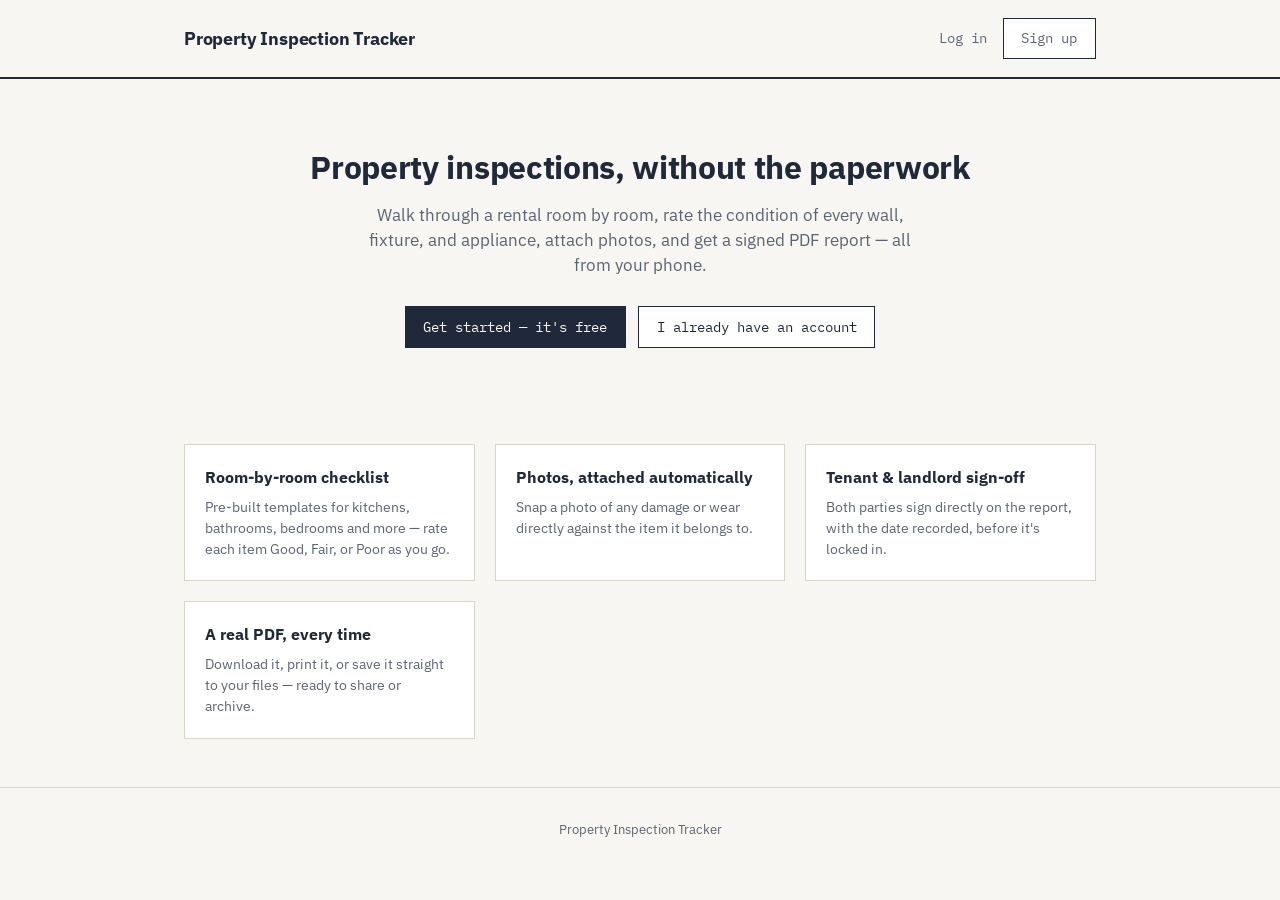
<file: index.html>
<!DOCTYPE html>
<html lang="en">
<head>
<meta charset="UTF-8">
<meta name="viewport" content="width=device-width, initial-scale=1.0">
<title>Property Inspection Tracker</title>
<link rel="stylesheet" href="styles.css">
<style>
  .hero{padding:4rem 0 3rem;text-align:center;}
  .hero h1{font-size:2rem;font-weight:700;letter-spacing:-0.01em;margin:0 0 .75rem;}
  .hero p{color:var(--ink-soft);font-size:1.05rem;max-width:34rem;margin:0 auto 1.75rem;}
  .hero .row{justify-content:center;}
  .features{display:grid;grid-template-columns:repeat(auto-fit,minmax(220px,1fr));gap:1.25rem;margin:3rem 0;}
  .feature{border:1px solid var(--line);background:#fff;padding:1.25rem;}
  .feature h3{margin:0 0 .5rem;font-size:1rem;}
  .feature p{margin:0;color:var(--ink-soft);font-size:.88rem;}
  footer{border-top:1px solid var(--line);padding:2rem 0;margin-top:3rem;color:var(--ink-soft);font-size:.8rem;text-align:center;}
</style>
</head>
<body>

<div class="topnav">
  <div class="wrap">
    <a class="brand" href="home.html">Property Inspection Tracker</a>
    <nav>
      <a href="auth.html?mode=login">Log in</a>
      <a class="btn" href="auth.html?mode=signup">Sign up</a>
    </nav>
  </div>
</div>

<div class="wrap">
  <div class="hero">
    <h1>Property inspections, without the paperwork</h1>
    <p>Walk through a rental room by room, rate the condition of every wall, fixture, and appliance, attach photos, and get a signed PDF report — all from your phone.</p>
    <div class="row">
      <a class="btn btn-primary" href="auth.html?mode=signup">Get started — it's free</a>
      <a class="btn" href="auth.html?mode=login">I already have an account</a>
    </div>
  </div>

  <div class="features">
    <div class="feature">
      <h3>Room-by-room checklist</h3>
      <p>Pre-built templates for kitchens, bathrooms, bedrooms and more — rate each item Good, Fair, or Poor as you go.</p>
    </div>
    <div class="feature">
      <h3>Photos, attached automatically</h3>
      <p>Snap a photo of any damage or wear directly against the item it belongs to.</p>
    </div>
    <div class="feature">
      <h3>Tenant &amp; landlord sign-off</h3>
      <p>Both parties sign directly on the report, with the date recorded, before it's locked in.</p>
    </div>
    <div class="feature">
      <h3>A real PDF, every time</h3>
      <p>Download it, print it, or save it straight to your files — ready to share or archive.</p>
    </div>
  </div>
</div>

<footer>
  <div class="wrap">Property Inspection Tracker</div>
</footer>

</body>
</html>
</file>
<file: styles.css>
@import url('https://fonts.googleapis.com/css2?family=IBM+Plex+Sans:wght@400;500;600;700&family=IBM+Plex+Mono:wght@400;500&display=swap');

:root{
  --paper:#F7F6F2;
  --ink:#20293A;
  --ink-soft:#5B6472;
  --line:#D8D5CB;
  --line-strong:#B7B2A2;
  --accent:#2E4B3F;
  --good:#3E7A52;
  --good-bg:#E7F1E9;
  --fair:#B4791E;
  --fair-bg:#FBF0DC;
  --poor:#B4432B;
  --poor-bg:#FAE6E1;
}
*{box-sizing:border-box;}
body{
  margin:0;
  background:var(--paper);
  color:var(--ink);
  font-family:'IBM Plex Sans',sans-serif;
  line-height:1.5;
}
a{color:var(--accent);}
.wrap{max-width:960px;margin:0 auto;padding:0 1.5rem;}
.wrap-narrow{max-width:420px;margin:0 auto;padding:0 1.5rem;}

/* Top nav, shared across pages */
.topnav{
  border-bottom:2px solid var(--ink);
  padding:1.1rem 0;
}
.topnav .wrap{display:flex;align-items:center;justify-content:space-between;flex-wrap:wrap;gap:.75rem;}
.brand{font-weight:700;font-size:1.15rem;letter-spacing:-0.01em;text-decoration:none;color:var(--ink);}
.topnav nav{display:flex;gap:1rem;align-items:center;font-family:'IBM Plex Mono',monospace;font-size:.85rem;}
.topnav nav a{text-decoration:none;color:var(--ink-soft);}
.topnav nav a:hover{color:var(--accent);}

/* Buttons */
.btn{
  display:inline-block;
  font-family:'IBM Plex Mono',monospace;
  font-size:.85rem;
  padding:.6rem 1.1rem;
  border:1px solid var(--ink);
  background:#fff;
  color:var(--ink);
  cursor:pointer;
  text-decoration:none;
  text-align:center;
}
.btn:hover{opacity:.85;}
.btn-primary{background:var(--ink);color:var(--paper);}
.btn-block{display:block;width:100%;}
.btn-danger{border-color:var(--poor);color:var(--poor);}
.btn-danger:hover{background:var(--poor-bg);}
.linklike{
  background:none;border:1px solid var(--line-strong);color:var(--ink);
  font-family:'IBM Plex Mono',monospace;font-size:.75rem;
  padding:.35rem .65rem;cursor:pointer;text-decoration:none;
}
.linklike:hover{border-color:var(--accent);color:var(--accent);}

/* Cards & panels */
.card{border:1px solid var(--line);background:#fff;padding:1.5rem;}
.panel-head{font-weight:600;font-size:1.1rem;margin-bottom:1rem;}

/* Forms */
label{display:block;font-size:.75rem;color:var(--ink-soft);margin-bottom:.3rem;font-family:'IBM Plex Mono',monospace;}
input[type=text], input[type=email], input[type=password], input[type=date], select, textarea{
  width:100%;
  font-family:'IBM Plex Sans',sans-serif;
  font-size:.95rem;
  padding:.55rem .6rem;
  border:1px solid var(--line-strong);
  background:#fff;
  color:var(--ink);
}
input:focus, select:focus, textarea:focus{outline:none;border-color:var(--accent);}
.field{margin-bottom:1rem;}
.form-error{
  background:var(--poor-bg);color:var(--poor);border:1px solid var(--poor);
  padding:.6rem .8rem;font-size:.85rem;margin-bottom:1rem;display:none;
}
.form-note{font-size:.8rem;color:var(--ink-soft);margin-top:.75rem;}

/* Status badges (draft/completed) */
.status-badge{
  display:inline-block;font-family:'IBM Plex Mono',monospace;font-size:.65rem;
  padding:.1rem .4rem;margin-left:.5rem;border:1px solid currentColor;vertical-align:middle;
}
.status-badge.draft{color:var(--fair);}
.status-badge.completed{color:var(--good);}

/* Utility */
.muted{color:var(--ink-soft);}
.mono{font-family:'IBM Plex Mono',monospace;}
.center{text-align:center;}
.stack{display:flex;flex-direction:column;gap:.75rem;}
.row{display:flex;gap:.75rem;flex-wrap:wrap;align-items:center;}
.row-between{display:flex;justify-content:space-between;align-items:center;flex-wrap:wrap;gap:.75rem;}
.empty-note{padding:1.5rem;color:var(--ink-soft);text-align:center;border:1px dashed var(--line-strong);}
</file>
